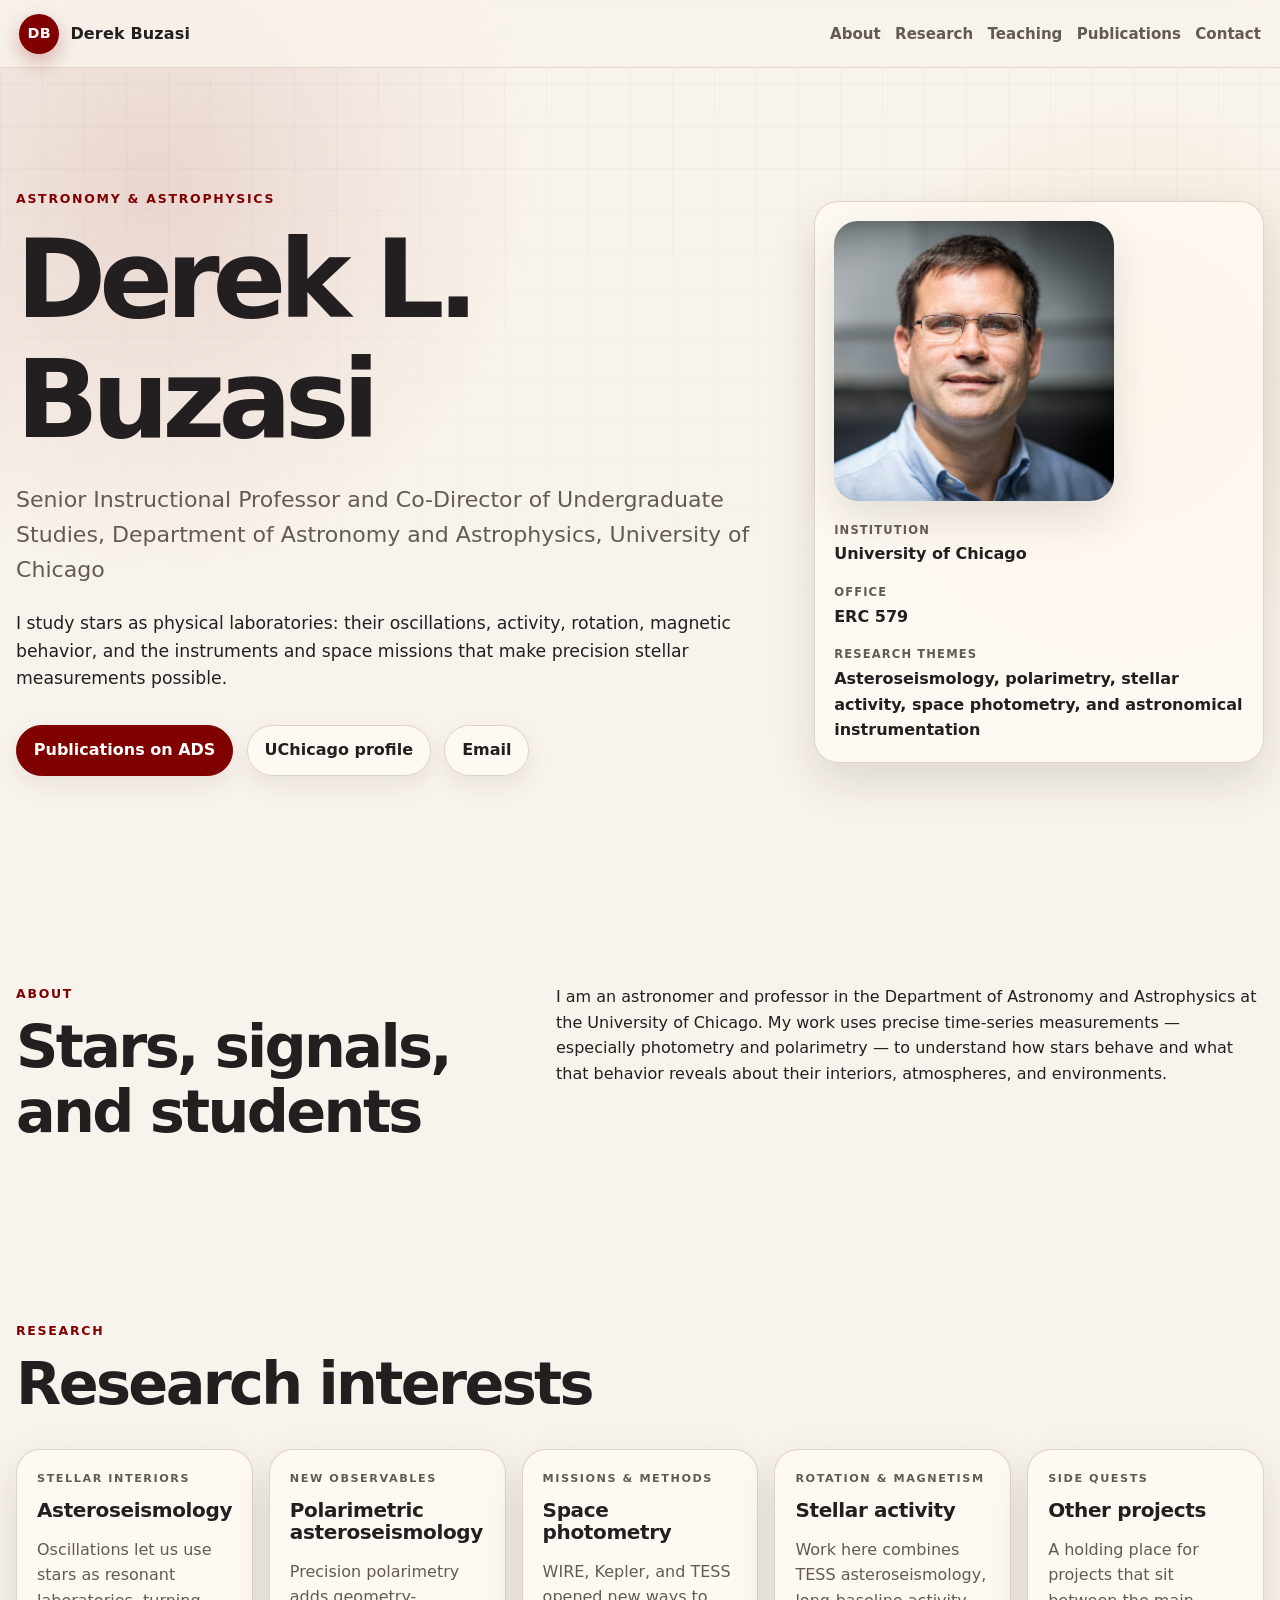
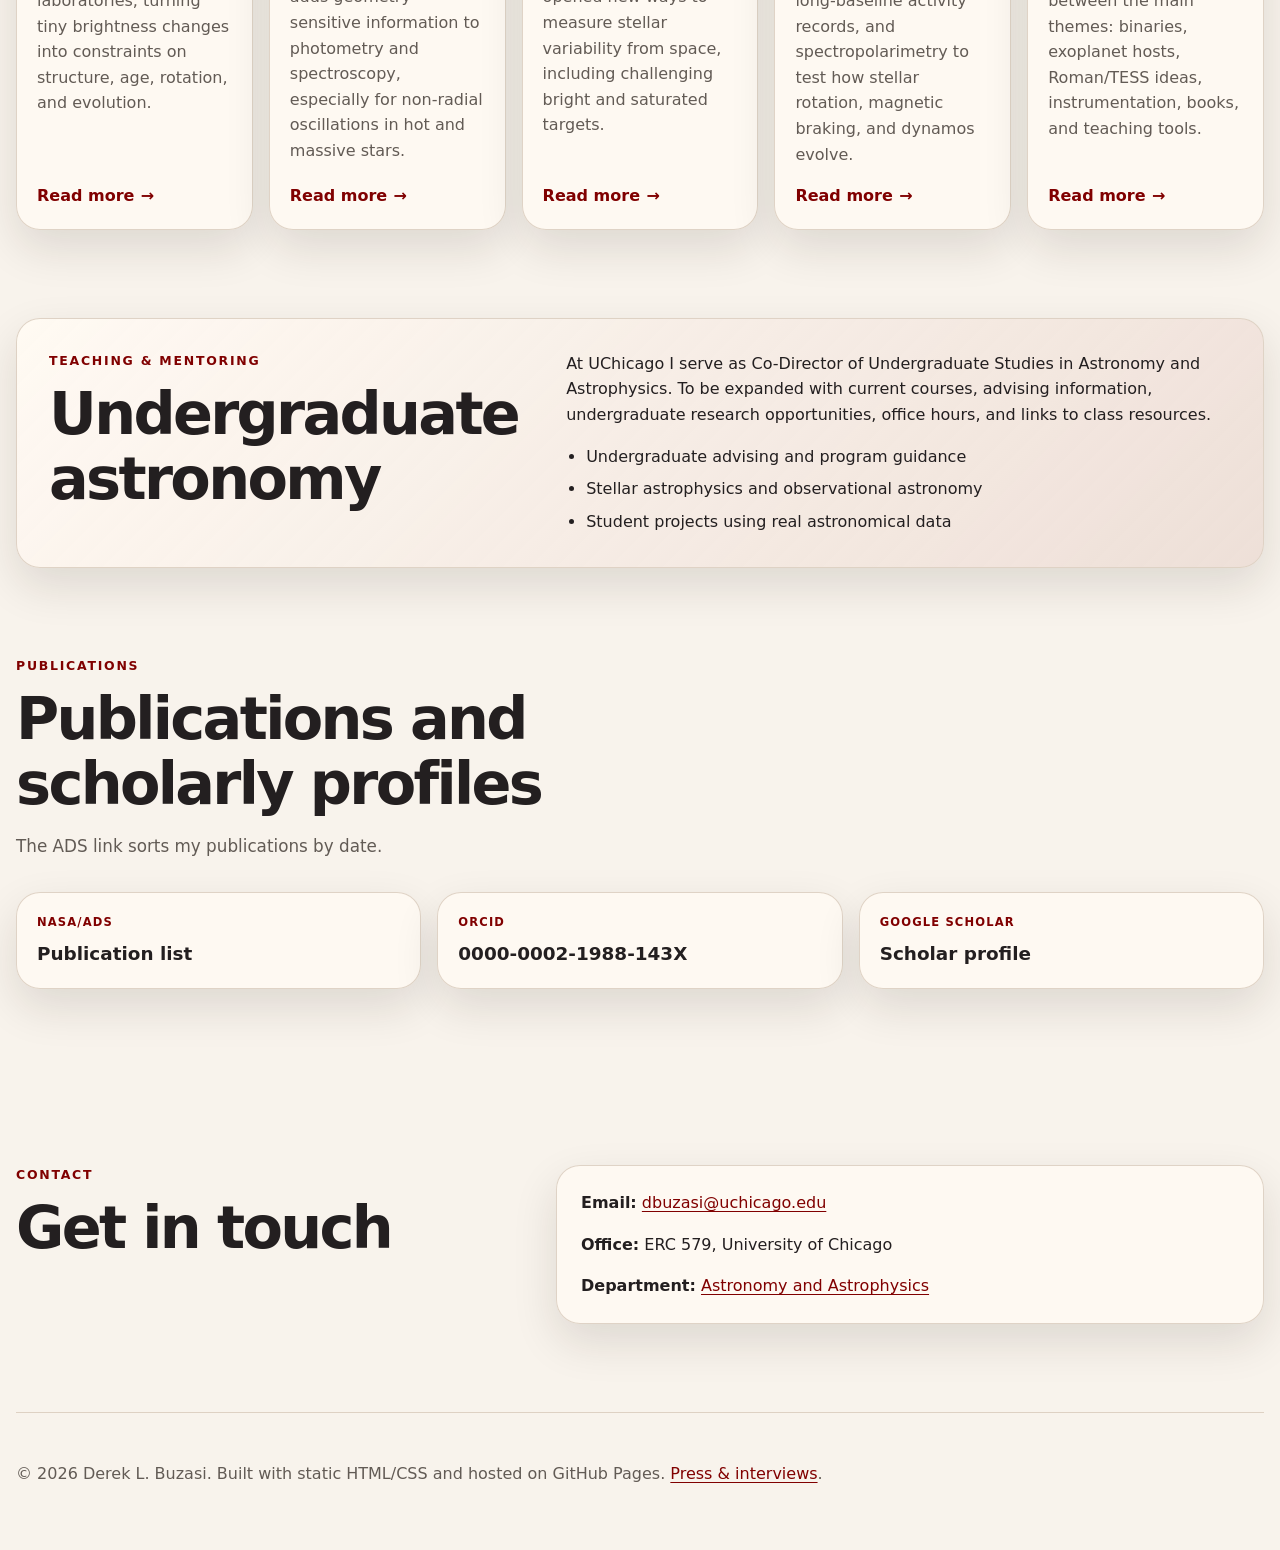
<file: index.html>
<!doctype html>
<html lang="en">
<head>
  <meta charset="utf-8" />
  <meta name="viewport" content="width=device-width, initial-scale=1" />
  <meta name="description" content="Personal academic website for Derek L. Buzasi, astronomer and professor at the University of Chicago." />
  <title>Derek L. Buzasi | Astronomy &amp; Astrophysics</title>
  <link rel="stylesheet" href="styles.css" />
</head>
<body>
  <a class="skip-link" href="#main">Skip to main content</a>

  <header class="site-header">
    <nav class="nav" aria-label="Primary navigation">
      <a class="brand" href="#top" aria-label="Derek Buzasi home">
        <span class="brand-mark" aria-hidden="true">DB</span>
        <span class="brand-text">Derek Buzasi</span>
      </a>
      <div class="nav-links">
        <a href="#about">About</a>
        <a href="#research">Research</a>
        <a href="#teaching">Teaching</a>
        <a href="#publications">Publications</a>
        <a href="#contact">Contact</a>
      </div>
    </nav>
  </header>

  <main id="main">
    <section id="top" class="hero section-shell">
      <div class="hero-text">
        <p class="eyebrow">Astronomy &amp; Astrophysics</p>
        <h1>Derek L. Buzasi</h1>
        <p class="subtitle">Senior Instructional Professor and Co-Director of Undergraduate Studies, Department of Astronomy and Astrophysics, University of Chicago</p>
        <p class="hero-summary">
          I study stars as physical laboratories: their oscillations, activity, rotation, magnetic behavior, and the instruments and space missions that make precision stellar measurements possible.
        </p>
        <div class="button-row" aria-label="Key links">
          <a class="button primary" href="https://ui.adsabs.harvard.edu/search/q=author%3A%22Buzasi%2C%20D%22&sort=date%20desc%2C%20bibcode%20desc&p_=0" target="_blank" rel="noopener">Publications on ADS</a>
          <a class="button" href="https://astrophysics.uchicago.edu/people/profile/derek-buzasi/" target="_blank" rel="noopener">UChicago profile</a>
          <a class="button" href="mailto:dbuzasi@uchicago.edu">Email</a>
        </div>
      </div>
      <aside class="hero-card" aria-label="Profile highlights">
        <img class="portrait-photo" src="assets/DBuzasi_headshot_medium.png" alt="Portrait of Derek Buzasi" />
        <dl>
          <div>
            <dt>Institution</dt>
            <dd>University of Chicago</dd>
          </div>
          <div>
            <dt>Office</dt>
            <dd>ERC 579</dd>
          </div>
          <div>
            <dt>Research themes</dt>
            <dd>Asteroseismology, polarimetry, stellar activity, space photometry, and astronomical instrumentation</dd>
          </div>
        </dl>
      </aside>
    </section>

    <section id="about" class="section-shell two-column">
      <div>
        <p class="eyebrow">About</p>
        <h2>Stars, signals, and students</h2>
      </div>
      <div class="prose">
        <p>
          I am an astronomer and professor in the Department of Astronomy and Astrophysics at the University of Chicago. My work uses precise time-series measurements — especially photometry and polarimetry — to understand how stars behave and what that behavior reveals about their interiors, atmospheres, and environments.
        </p>
      </div>
    </section>

    <section id="research" class="section-shell">
      <div class="section-heading">
        <p class="eyebrow">Research</p>
        <h2>Research interests</h2>
      </div>
      <div class="card-grid research-grid">
        <article class="card linked-card">
          <p class="card-kicker">stellar interiors</p>
          <h3>Asteroseismology</h3>
          <p>
            Oscillations let us use stars as resonant laboratories, turning tiny brightness changes into constraints on structure, age, rotation, and evolution.
          </p>
          <a class="card-link" href="research/asteroseismology.html">Read more</a>
        </article>
        <article class="card linked-card">
          <p class="card-kicker">new observables</p>
          <h3>Polarimetric asteroseismology</h3>
          <p>
            Precision polarimetry adds geometry-sensitive information to photometry and spectroscopy, especially for non-radial oscillations in hot and massive stars.
          </p>
          <a class="card-link" href="research/polarimetry.html">Read more</a>
        </article>
        <article class="card linked-card">
          <p class="card-kicker">missions &amp; methods</p>
          <h3>Space photometry</h3>
          <p>
            WIRE, Kepler, and TESS opened new ways to measure stellar variability from space, including challenging bright and saturated targets.
          </p>
          <a class="card-link" href="research/space-photometry.html">Read more</a>
        </article>
        <article class="card linked-card">
          <p class="card-kicker">rotation &amp; magnetism</p>
          <h3>Stellar activity</h3>
          <p>
            Work here combines TESS asteroseismology, long-baseline activity records, and spectropolarimetry to test how stellar rotation, magnetic braking, and dynamos evolve.
          </p>
          <a class="card-link" href="research/stellar-activity.html">Read more</a>
        </article>
        <article class="card linked-card">
          <p class="card-kicker">side quests</p>
          <h3>Other projects</h3>
          <p>
            A holding place for projects that sit between the main themes: binaries, exoplanet hosts, Roman/TESS ideas, instrumentation, books, and teaching tools.
          </p>
          <a class="card-link" href="research/side-quests.html">Read more</a>
        </article>
      </div>
    </section>

    <section id="teaching" class="section-shell two-column accent-panel">
      <div>
        <p class="eyebrow">Teaching &amp; mentoring</p>
        <h2>Undergraduate astronomy</h2>
      </div>
      <div class="prose">
        <p>
          At UChicago I serve as Co-Director of Undergraduate Studies in Astronomy and Astrophysics. To be expanded with current courses, advising information, undergraduate research opportunities, office hours, and links to class resources.
        </p>
        <ul class="clean-list">
          <li>Undergraduate advising and program guidance</li>
          <li>Stellar astrophysics and observational astronomy</li>
          <li>Student projects using real astronomical data</li>
        </ul>
      </div>
    </section>

    <section id="publications" class="section-shell publications">
      <div class="section-heading">
        <p class="eyebrow">Publications</p>
        <h2>Publications and scholarly profiles</h2>
        <p>
          The ADS link sorts my publications by date. 
        </p>
      </div>
      <div class="link-cards">
        <a class="link-card" href="https://ui.adsabs.harvard.edu/search/q=author%3A%22Buzasi%2C%20D%22&sort=date%20desc%2C%20bibcode%20desc&p_=0" target="_blank" rel="noopener">
          <span>NASA/ADS</span>
          <strong>Publication list</strong>
        </a>
        <a class="link-card" href="https://orcid.org/0000-0002-1988-143X" target="_blank" rel="noopener">
          <span>ORCID</span>
          <strong>0000-0002-1988-143X</strong>
        </a>
        <a class="link-card" href="https://scholar.google.com/citations?hl=en&user=F6C-UZUAAAAJ" target="_blank" rel="noopener">
          <span>Google Scholar</span>
          <strong>Scholar profile</strong>
        </a>
      </div>
    </section>

    <section id="contact" class="section-shell contact-section">
      <div>
        <p class="eyebrow">Contact</p>
        <h2>Get in touch</h2>
      </div>
      <div class="contact-card">
        <p><strong>Email:</strong> <a href="mailto:dbuzasi@uchicago.edu">dbuzasi@uchicago.edu</a></p>
        <p><strong>Office:</strong> ERC 579, University of Chicago</p>
        <p><strong>Department:</strong> <a href="https://astrophysics.uchicago.edu/" target="_blank" rel="noopener">Astronomy and Astrophysics</a></p>
      </div>
    </section>
  </main>

  <footer class="site-footer">
    <p>&copy; <span id="year">2026</span> Derek L. Buzasi. Built with static HTML/CSS and hosted on GitHub Pages. <a href="press.html">Press &amp; interviews</a>.</p>
  </footer>

  <script>
    document.getElementById('year').textContent = new Date().getFullYear();
  </script>
</body>
</html>
</file>
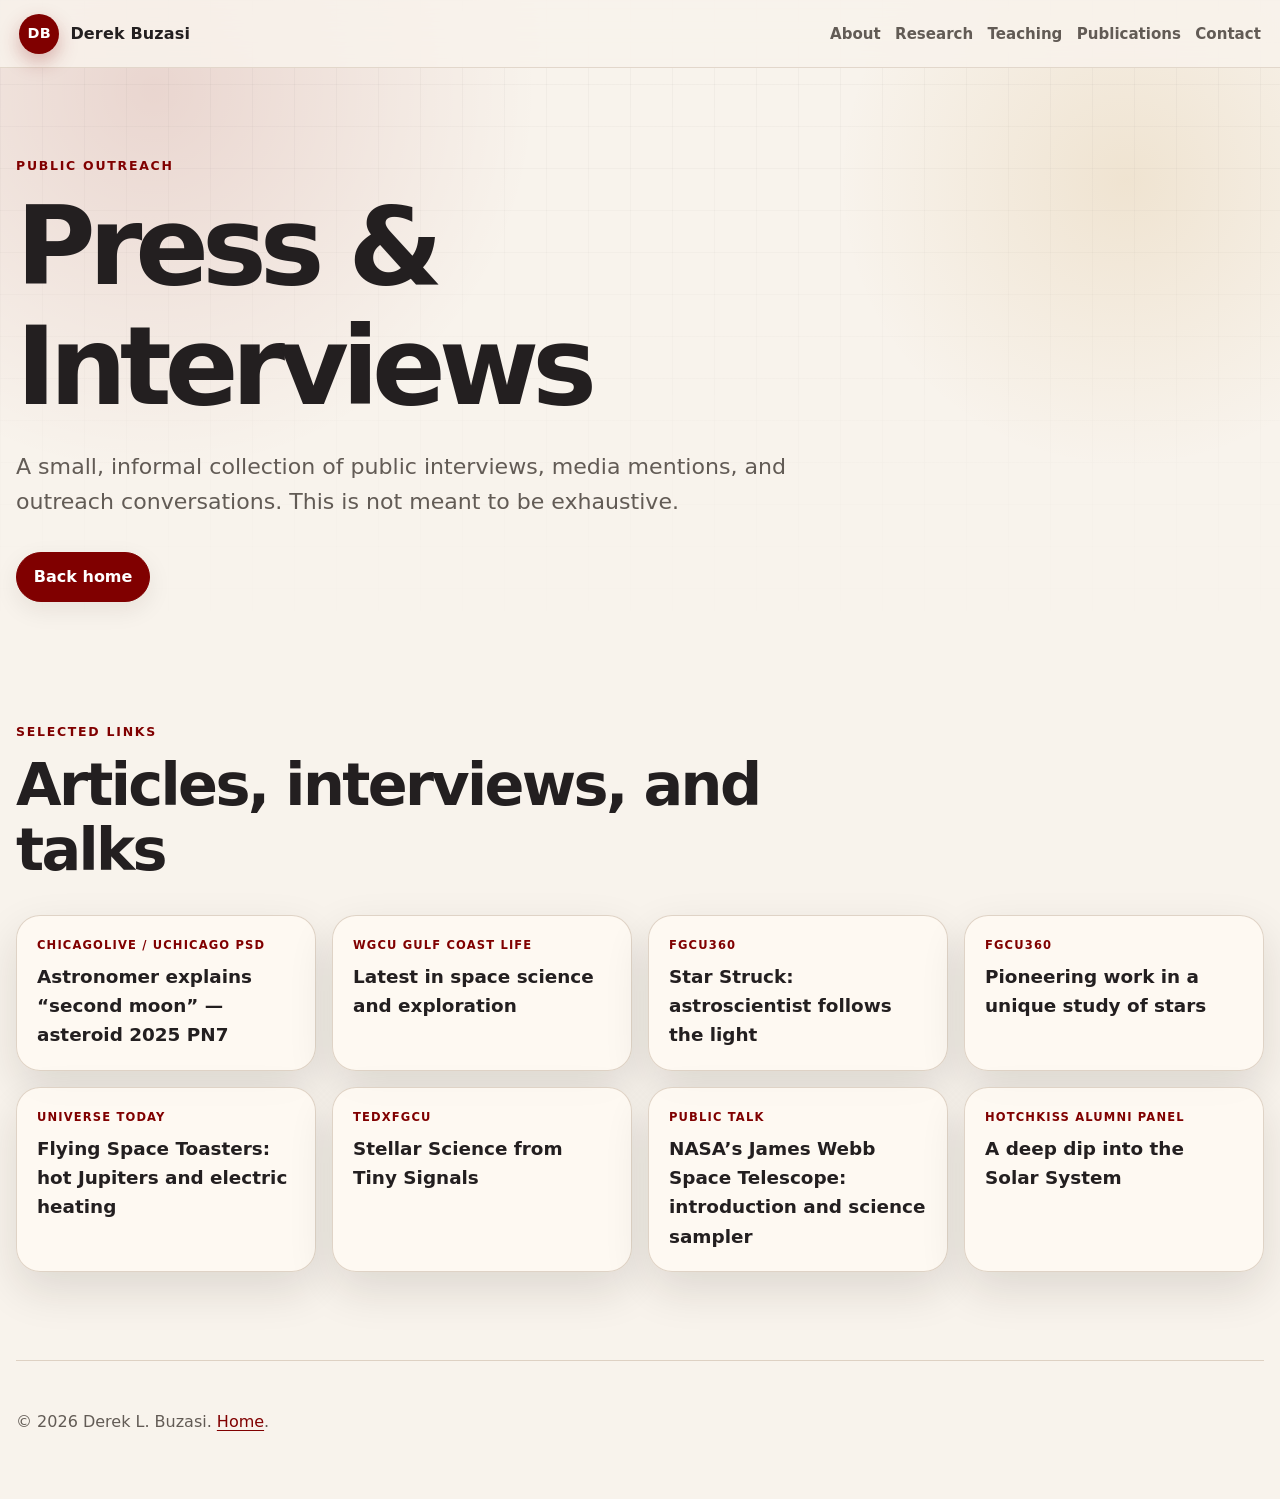
<file: press.html>
<!doctype html>
<html lang="en">
<head>
  <meta charset="utf-8" />
  <meta name="viewport" content="width=device-width, initial-scale=1" />
  <meta name="description" content="Selected press interviews, public conversations, and outreach links for Derek L. Buzasi." />
  <title>Press &amp; Interviews | Derek L. Buzasi</title>
  <link rel="stylesheet" href="styles.css" />
</head>
<body>
  <a class="skip-link" href="#main">Skip to main content</a>

  <header class="site-header">
    <nav class="nav" aria-label="Primary navigation">
      <a class="brand" href="index.html#top" aria-label="Derek Buzasi home">
        <span class="brand-mark" aria-hidden="true">DB</span>
        <span class="brand-text">Derek Buzasi</span>
      </a>
      <div class="nav-links">
        <a href="index.html#about">About</a>
        <a href="index.html#research">Research</a>
        <a href="index.html#teaching">Teaching</a>
        <a href="index.html#publications">Publications</a>
        <a href="index.html#contact">Contact</a>
      </div>
    </nav>
  </header>

  <main id="main">
    <section class="section-shell page-hero">
      <p class="eyebrow">public outreach</p>
      <h1>Press &amp; Interviews</h1>
      <p class="subtitle narrow">A small, informal collection of public interviews, media mentions, and outreach conversations. This is not meant to be exhaustive.</p>
      <div class="button-row">
        <a class="button primary" href="index.html#top">Back home</a>
      </div>
    </section>

    <section class="section-shell publications">
      <div class="section-heading">
        <p class="eyebrow">selected links</p>
        <h2>Articles, interviews, and talks</h2>
      </div>
      <div class="link-cards press-grid">
        <a class="link-card" href="https://physicalsciences.uchicago.edu/news/year/2025/P75/" target="_blank" rel="noopener">
          <span>ChicagoLIVE / UChicago PSD</span>
          <strong>Astronomer explains “second moon” — asteroid 2025 PN7</strong>
        </a>
        <a class="link-card" href="https://www.wgcu.org/podcast/gulf-coast-life/2023-07-12/we-nerd-out-on-the-latest-in-space-science-and-exploration-with-an-fgcu-astronomer-and-professor" target="_blank" rel="noopener">
          <span>WGCU Gulf Coast Life</span>
          <strong>Latest in space science and exploration</strong>
        </a>
        <a class="link-card" href="https://fgcu360.com/2020/04/11/star-struck/" target="_blank" rel="noopener">
          <span>FGCU360</span>
          <strong>Star Struck: astroscientist follows the light</strong>
        </a>
        <a class="link-card" href="https://fgcu360.com/2021/12/10/buzasi-continues-pioneering-work-in-unique-study-of-stars/" target="_blank" rel="noopener">
          <span>FGCU360</span>
          <strong>Pioneering work in a unique study of stars</strong>
        </a>
        <a class="link-card" href="https://www.universetoday.com/articles/flying-space-toasters-electrified-exoplanets-really-feel-the-heat" target="_blank" rel="noopener">
          <span>Universe Today</span>
          <strong>Flying Space Toasters: hot Jupiters and electric heating</strong>
        </a>
        <a class="link-card" href="https://www.youtube.com/watch?v=mZ9_5fVVv5w" target="_blank" rel="noopener">
          <span>TEDxFGCU</span>
          <strong>Stellar Science from Tiny Signals</strong>
        </a>
        <a class="link-card" href="https://www.youtube.com/watch?v=SFD3ztopoQs" target="_blank" rel="noopener">
          <span>Public talk</span>
          <strong>NASA’s James Webb Space Telescope: introduction and science sampler</strong>
        </a>
        <a class="link-card" href="https://www.hotchkiss.org/post-page/~board/school-news/post/an-expert-alumni-panel-offers-a-deep-dip-into-our-solar-system" target="_blank" rel="noopener">
          <span>Hotchkiss alumni panel</span>
          <strong>A deep dip into the Solar System</strong>
        </a>
      </div>
    </section>
  </main>

  <footer class="site-footer">
    <p>&copy; <span id="year">2026</span> Derek L. Buzasi. <a href="index.html">Home</a>.</p>
  </footer>

  <script>
    document.getElementById('year').textContent = new Date().getFullYear();
  </script>
</body>
</html>
</file>
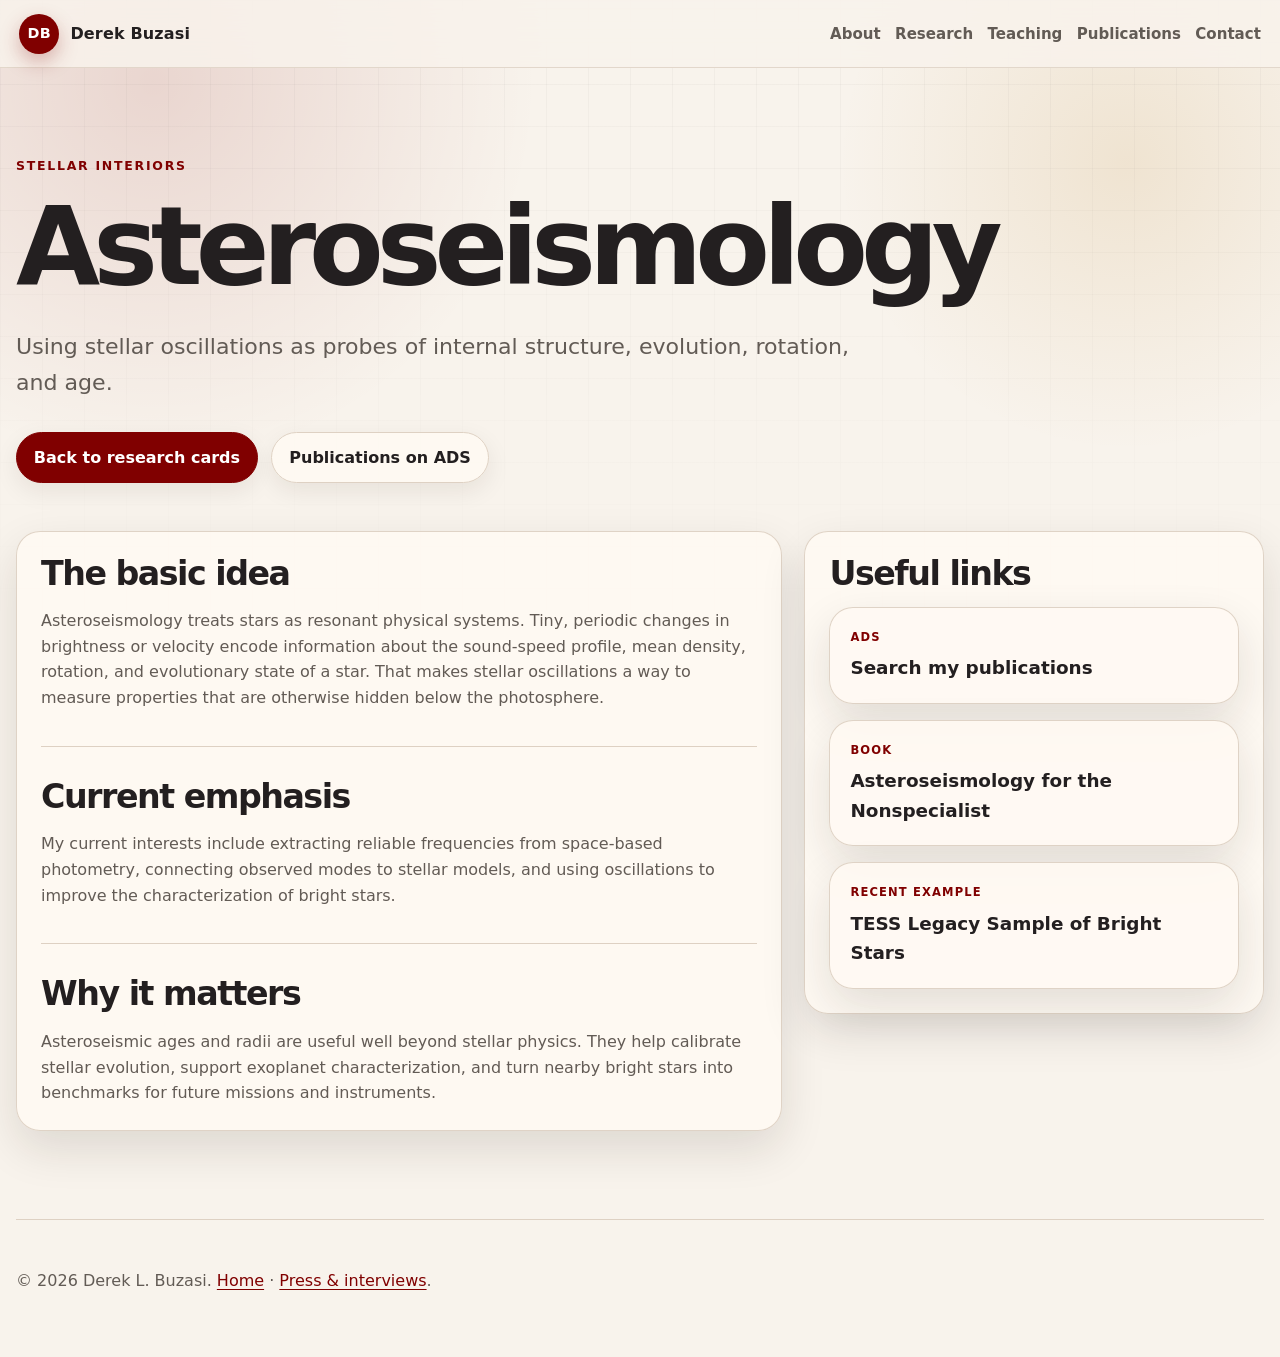
<file: research/asteroseismology.html>
<!doctype html>
<html lang="en">
<head>
  <meta charset="utf-8" />
  <meta name="viewport" content="width=device-width, initial-scale=1" />
  <meta name="description" content="Using stellar oscillations as probes of internal structure, evolution, rotation, and age." />
  <title>Asteroseismology | Derek L. Buzasi</title>
  <link rel="stylesheet" href="../styles.css" />
</head>
<body>
  <a class="skip-link" href="#main">Skip to main content</a>

  <header class="site-header">
    <nav class="nav" aria-label="Primary navigation">
      <a class="brand" href="../index.html#top" aria-label="Derek Buzasi home">
        <span class="brand-mark" aria-hidden="true">DB</span>
        <span class="brand-text">Derek Buzasi</span>
      </a>
      <div class="nav-links">
        <a href="../index.html#about">About</a>
        <a href="../index.html#research">Research</a>
        <a href="../index.html#teaching">Teaching</a>
        <a href="../index.html#publications">Publications</a>
        <a href="../index.html#contact">Contact</a>
      </div>
    </nav>
  </header>

  <main id="main">
    <section class="section-shell page-hero">
      <p class="eyebrow">stellar interiors</p>
      <h1>Asteroseismology</h1>
      <p class="subtitle narrow">Using stellar oscillations as probes of internal structure, evolution, rotation, and age.</p>
      <div class="button-row">
        <a class="button primary" href="../index.html#research">Back to research cards</a>
        <a class="button" href="https://ui.adsabs.harvard.edu/search/q=author%3A%22Buzasi%2C%20D%22&sort=date%20desc%2C%20bibcode%20desc&p_=0" target="_blank" rel="noopener">Publications on ADS</a>
      </div>
    </section>

    <section class="section-shell detail-layout">
      <article class="detail-card">
        <section class="detail-block">
          <h2>The basic idea</h2>
          <p>
          Asteroseismology treats stars as resonant physical systems. Tiny, periodic changes in brightness or velocity encode information about the sound-speed profile, mean density, rotation, and evolutionary state of a star. That makes stellar oscillations a way to measure properties that are otherwise hidden below the photosphere.
          </p>
        </section>
        <section class="detail-block">
          <h2>Current emphasis</h2>
          <p>
          My current interests include extracting reliable frequencies from space-based photometry, connecting observed modes to stellar models, and using oscillations to improve the characterization of bright stars. 
          </p>
        </section>
        <section class="detail-block">
          <h2>Why it matters</h2>
          <p>
          Asteroseismic ages and radii are useful well beyond stellar physics. They help calibrate stellar evolution, support exoplanet characterization, and turn nearby bright stars into benchmarks for future missions and instruments.
          </p>
        </section>
      </article>

      <aside class="detail-sidebar">
        <h2>Useful links</h2>
        <div class="link-cards stacked-links">
          <a class="link-card" href="https://ui.adsabs.harvard.edu/search/q=author%3A%22Buzasi%2C%20D%22&sort=date%20desc%2C%20bibcode%20desc&p_=0" target="_blank" rel="noopener">
            <span>ADS</span>
            <strong>Search my publications</strong>
          </a>
          <a class="link-card" href="https://store.ioppublishing.org/page/detail/Asteroseismology-for-the-Nonspecialist//?k=9780750356312" target="_blank" rel="noopener">
            <span>Book</span>
            <strong>Asteroseismology for the Nonspecialist</strong>
          </a>
          <a class="link-card" href="https://arxiv.org/abs/2508.08699" target="_blank" rel="noopener">
            <span>Recent example</span>
            <strong>TESS Legacy Sample of Bright Stars</strong>
          </a>
        </div>
      </aside>
    </section>
  </main>

  <footer class="site-footer">
    <p>&copy; <span id="year">2026</span> Derek L. Buzasi. <a href="../index.html">Home</a> · <a href="../press.html">Press &amp; interviews</a>.</p>
  </footer>

  <script>
    document.getElementById('year').textContent = new Date().getFullYear();
  </script>
</body>
</html>
</file>
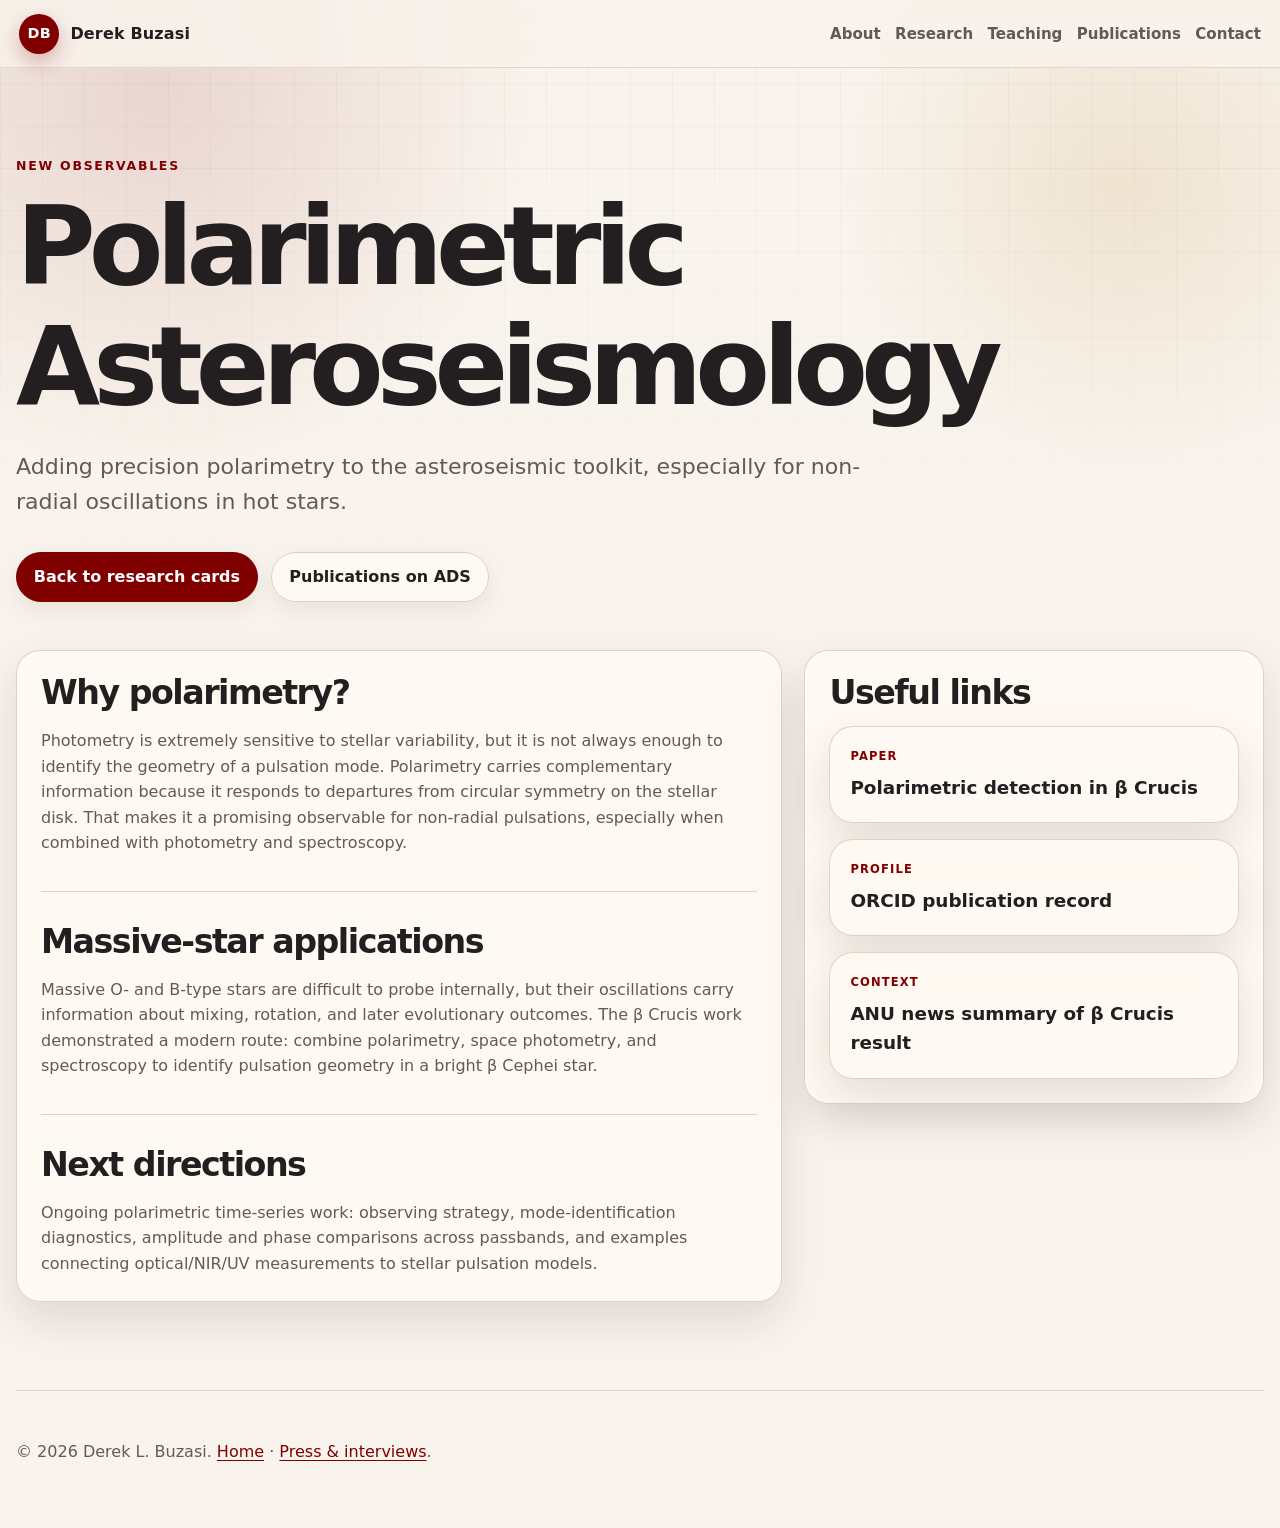
<file: research/polarimetry.html>
<!doctype html>
<html lang="en">
<head>
  <meta charset="utf-8" />
  <meta name="viewport" content="width=device-width, initial-scale=1" />
  <meta name="description" content="Adding precision polarimetry to the asteroseismic toolkit, especially for non-radial oscillations in hot stars." />
  <title>Polarimetric Asteroseismology | Derek L. Buzasi</title>
  <link rel="stylesheet" href="../styles.css" />
</head>
<body>
  <a class="skip-link" href="#main">Skip to main content</a>

  <header class="site-header">
    <nav class="nav" aria-label="Primary navigation">
      <a class="brand" href="../index.html#top" aria-label="Derek Buzasi home">
        <span class="brand-mark" aria-hidden="true">DB</span>
        <span class="brand-text">Derek Buzasi</span>
      </a>
      <div class="nav-links">
        <a href="../index.html#about">About</a>
        <a href="../index.html#research">Research</a>
        <a href="../index.html#teaching">Teaching</a>
        <a href="../index.html#publications">Publications</a>
        <a href="../index.html#contact">Contact</a>
      </div>
    </nav>
  </header>

  <main id="main">
    <section class="section-shell page-hero">
      <p class="eyebrow">new observables</p>
      <h1>Polarimetric Asteroseismology</h1>
      <p class="subtitle narrow">Adding precision polarimetry to the asteroseismic toolkit, especially for non-radial oscillations in hot stars.</p>
      <div class="button-row">
        <a class="button primary" href="../index.html#research">Back to research cards</a>
        <a class="button" href="https://ui.adsabs.harvard.edu/search/q=author%3A%22Buzasi%2C%20D%22&sort=date%20desc%2C%20bibcode%20desc&p_=0" target="_blank" rel="noopener">Publications on ADS</a>
      </div>
    </section>

    <section class="section-shell detail-layout">
      <article class="detail-card">
        <section class="detail-block">
          <h2>Why polarimetry?</h2>
          <p>
          Photometry is extremely sensitive to stellar variability, but it is not always enough to identify the geometry of a pulsation mode. Polarimetry carries complementary information because it responds to departures from circular symmetry on the stellar disk. That makes it a promising observable for non-radial pulsations, especially when combined with photometry and spectroscopy.
          </p>
        </section>
        <section class="detail-block">
          <h2>Massive-star applications</h2>
          <p>
          Massive O- and B-type stars are difficult to probe internally, but their oscillations carry information about mixing, rotation, and later evolutionary outcomes. The β Crucis work demonstrated a modern route: combine polarimetry, space photometry, and spectroscopy to identify pulsation geometry in a bright β Cephei star.
          </p>
        </section>
        <section class="detail-block">
          <h2>Next directions</h2>
          <p>
          Ongoing polarimetric time-series work: observing strategy, mode-identification diagnostics, amplitude and phase comparisons across passbands, and examples connecting optical/NIR/UV measurements to stellar pulsation models.
          </p>
        </section>
      </article>

      <aside class="detail-sidebar">
        <h2>Useful links</h2>
        <div class="link-cards stacked-links">
          <a class="link-card" href="https://www.mira.org/research/polarimetry/betCru/betCru_NatAstro_Paper.pdf" target="_blank" rel="noopener">
            <span>Paper</span>
            <strong>Polarimetric detection in β Crucis</strong>
          </a>
          <a class="link-card" href="https://orcid.org/0000-0002-1988-143X" target="_blank" rel="noopener">
            <span>Profile</span>
            <strong>ORCID publication record</strong>
          </a>
          <a class="link-card" href="https://science.anu.edu.au/news-events/news/new-technique-reveals-age-massive-star" target="_blank" rel="noopener">
            <span>Context</span>
            <strong>ANU news summary of β Crucis result</strong>
          </a>
        </div>
      </aside>
    </section>
  </main>

  <footer class="site-footer">
    <p>&copy; <span id="year">2026</span> Derek L. Buzasi. <a href="../index.html">Home</a> · <a href="../press.html">Press &amp; interviews</a>.</p>
  </footer>

  <script>
    document.getElementById('year').textContent = new Date().getFullYear();
  </script>
</body>
</html>
</file>
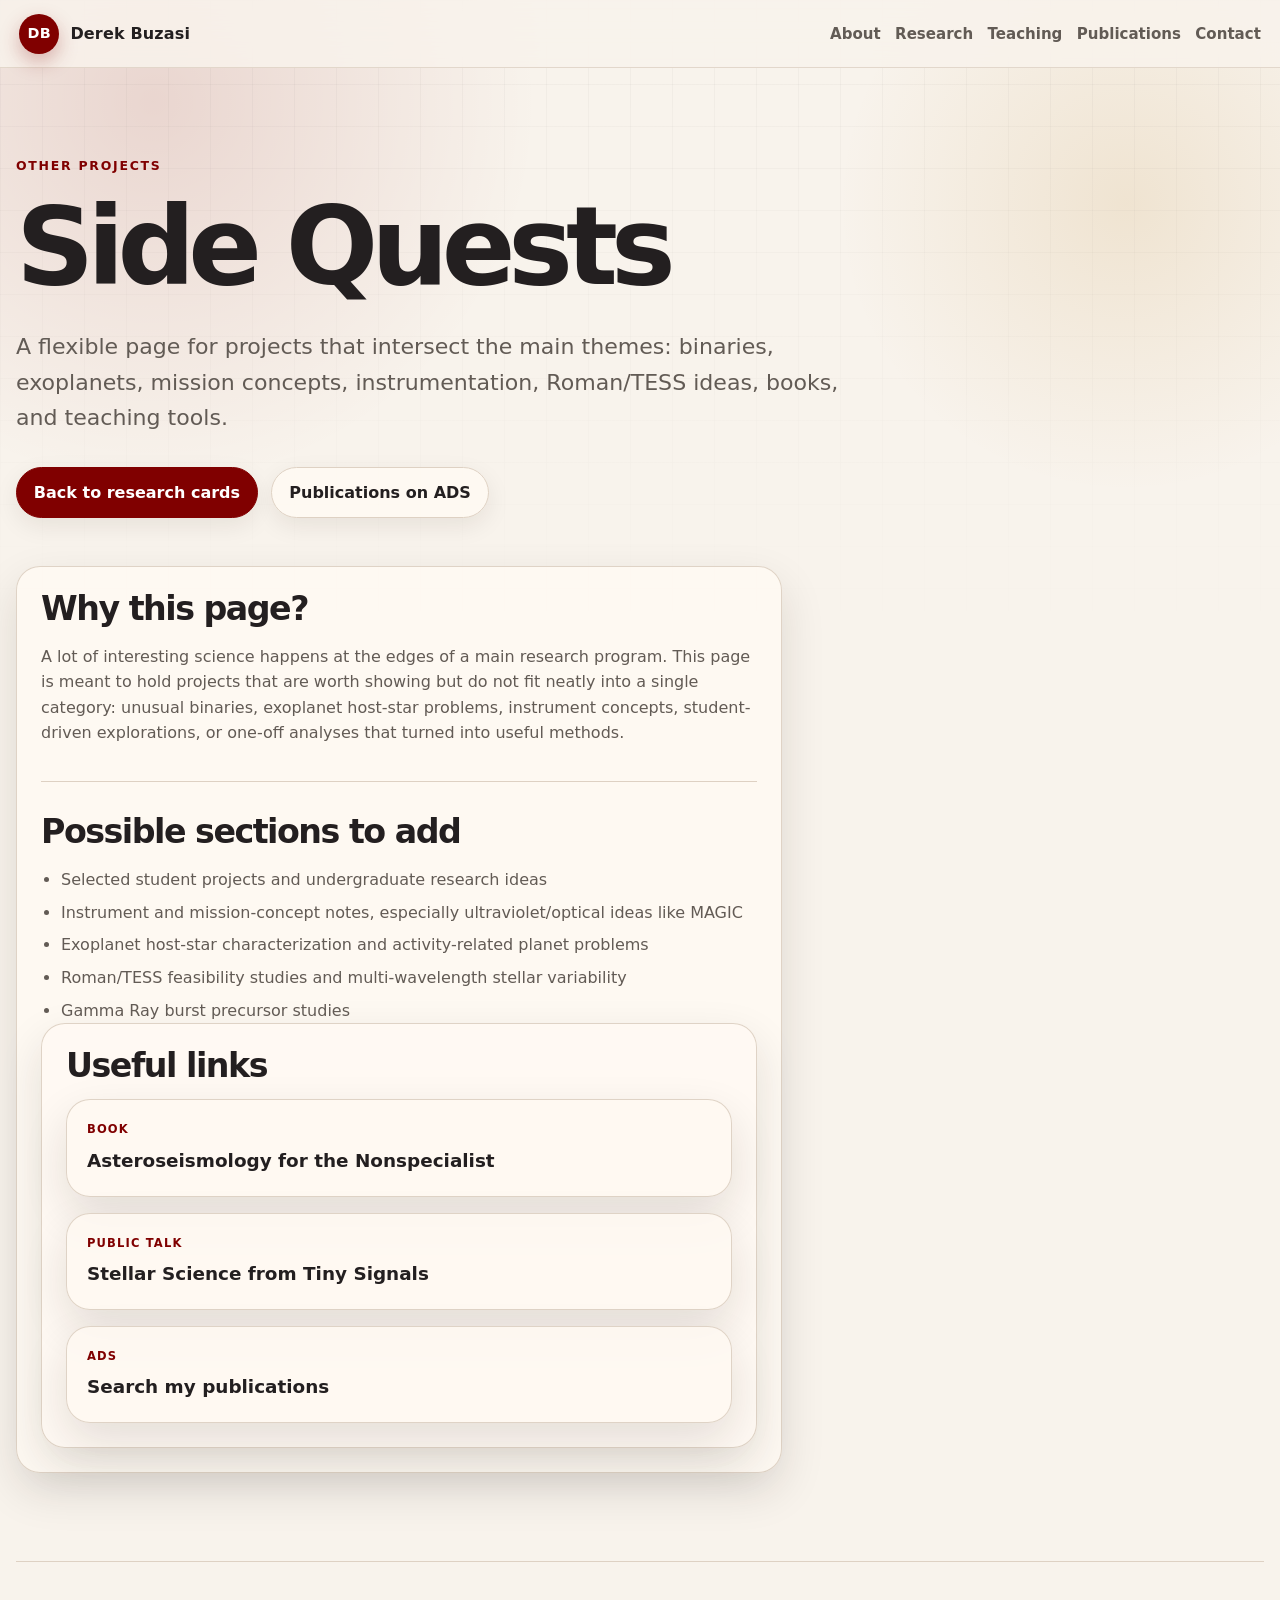
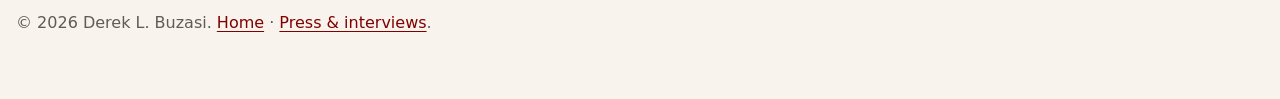
<file: research/side-quests.html>
<!doctype html>
<html lang="en">
<head>
  <meta charset="utf-8" />
  <meta name="viewport" content="width=device-width, initial-scale=1" />
  <meta name="description" content="A flexible page for projects that intersect the main themes: binaries, exoplanets, mission concepts, instrumentation, Roman/TESS ideas, books, and teaching tools." />
  <title>Side Quests | Derek L. Buzasi</title>
  <link rel="stylesheet" href="../styles.css" />
</head>
<body>
  <a class="skip-link" href="#main">Skip to main content</a>

  <header class="site-header">
    <nav class="nav" aria-label="Primary navigation">
      <a class="brand" href="../index.html#top" aria-label="Derek Buzasi home">
        <span class="brand-mark" aria-hidden="true">DB</span>
        <span class="brand-text">Derek Buzasi</span>
      </a>
      <div class="nav-links">
        <a href="../index.html#about">About</a>
        <a href="../index.html#research">Research</a>
        <a href="../index.html#teaching">Teaching</a>
        <a href="../index.html#publications">Publications</a>
        <a href="../index.html#contact">Contact</a>
      </div>
    </nav>
  </header>

  <main id="main">
    <section class="section-shell page-hero">
      <p class="eyebrow">other projects</p>
      <h1>Side Quests</h1>
      <p class="subtitle narrow">A flexible page for projects that intersect the main themes: binaries, exoplanets, mission concepts, instrumentation, Roman/TESS ideas, books, and teaching tools.</p>
      <div class="button-row">
        <a class="button primary" href="../index.html#research">Back to research cards</a>
        <a class="button" href="https://ui.adsabs.harvard.edu/search/q=author%3A%22Buzasi%2C%20D%22&sort=date%20desc%2C%20bibcode%20desc&p_=0" target="_blank" rel="noopener">Publications on ADS</a>
      </div>
    </section>

    <section class="section-shell detail-layout">
      <article class="detail-card">
        <section class="detail-block">
          <h2>Why this page?</h2>
          <p>
          A lot of interesting science happens at the edges of a main research program. This page is meant to hold projects that are worth showing but do not fit neatly into a single category: unusual binaries, exoplanet host-star problems, instrument concepts, student-driven explorations, or one-off analyses that turned into useful methods.
          </p>
        </section>
        <section class="detail-block">
          <h2>Possible sections to add</h2>
          <ul class="clean-list">
          <li>Selected student projects and undergraduate research ideas</li>
          <li>Instrument and mission-concept notes, especially ultraviolet/optical ideas like MAGIC</li>
          <li>Exoplanet host-star characterization and activity-related planet problems</li>
          <li>Roman/TESS feasibility studies and multi-wavelength stellar variability</li>
          <li>Gamma Ray burst precursor studies</li>
          </ul>
        </section>


      <aside class="detail-sidebar">
        <h2>Useful links</h2>
        <div class="link-cards stacked-links">
          <a class="link-card" href="https://store.ioppublishing.org/page/detail/Asteroseismology-for-the-Nonspecialist//?k=9780750356312" target="_blank" rel="noopener">
            <span>Book</span>
            <strong>Asteroseismology for the Nonspecialist</strong>
          </a>
          <a class="link-card" href="https://www.youtube.com/watch?v=mZ9_5fVVv5w" target="_blank" rel="noopener">
            <span>Public talk</span>
            <strong>Stellar Science from Tiny Signals</strong>
          </a>
          <a class="link-card" href="https://ui.adsabs.harvard.edu/search/q=author%3A%22Buzasi%2C%20D%22&sort=date%20desc%2C%20bibcode%20desc&p_=0" target="_blank" rel="noopener">
            <span>ADS</span>
            <strong>Search my publications</strong>
          </a>
        </div>
      </aside>
    </section>
  </main>

  <footer class="site-footer">
    <p>&copy; <span id="year">2026</span> Derek L. Buzasi. <a href="../index.html">Home</a> · <a href="../press.html">Press &amp; interviews</a>.</p>
  </footer>

  <script>
    document.getElementById('year').textContent = new Date().getFullYear();
  </script>
</body>
</html>
</file>
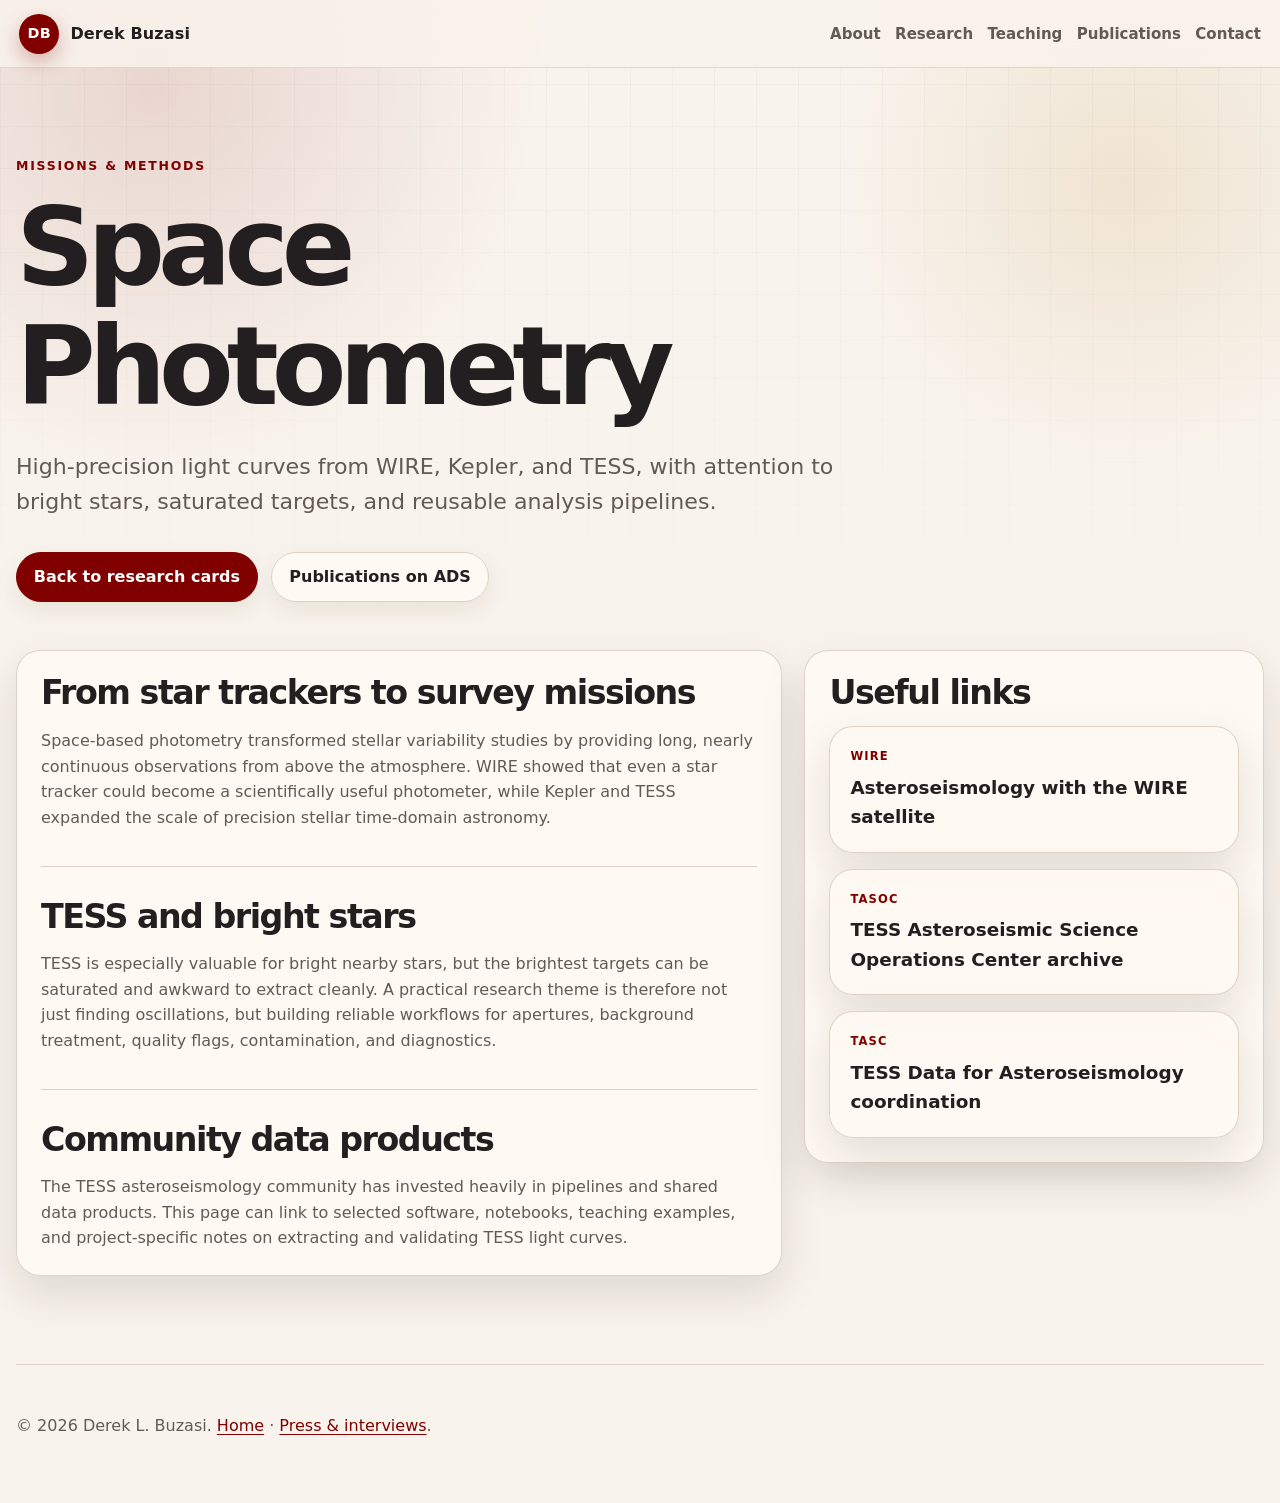
<file: research/space-photometry.html>
<!doctype html>
<html lang="en">
<head>
  <meta charset="utf-8" />
  <meta name="viewport" content="width=device-width, initial-scale=1" />
  <meta name="description" content="High-precision light curves from WIRE, Kepler, and TESS, with attention to bright stars, saturated targets, and reusable analysis pipelines." />
  <title>Space Photometry | Derek L. Buzasi</title>
  <link rel="stylesheet" href="../styles.css" />
</head>
<body>
  <a class="skip-link" href="#main">Skip to main content</a>

  <header class="site-header">
    <nav class="nav" aria-label="Primary navigation">
      <a class="brand" href="../index.html#top" aria-label="Derek Buzasi home">
        <span class="brand-mark" aria-hidden="true">DB</span>
        <span class="brand-text">Derek Buzasi</span>
      </a>
      <div class="nav-links">
        <a href="../index.html#about">About</a>
        <a href="../index.html#research">Research</a>
        <a href="../index.html#teaching">Teaching</a>
        <a href="../index.html#publications">Publications</a>
        <a href="../index.html#contact">Contact</a>
      </div>
    </nav>
  </header>

  <main id="main">
    <section class="section-shell page-hero">
      <p class="eyebrow">missions &amp; methods</p>
      <h1>Space Photometry</h1>
      <p class="subtitle narrow">High-precision light curves from WIRE, Kepler, and TESS, with attention to bright stars, saturated targets, and reusable analysis pipelines.</p>
      <div class="button-row">
        <a class="button primary" href="../index.html#research">Back to research cards</a>
        <a class="button" href="https://ui.adsabs.harvard.edu/search/q=author%3A%22Buzasi%2C%20D%22&sort=date%20desc%2C%20bibcode%20desc&p_=0" target="_blank" rel="noopener">Publications on ADS</a>
      </div>
    </section>

    <section class="section-shell detail-layout">
      <article class="detail-card">
        <section class="detail-block">
          <h2>From star trackers to survey missions</h2>
          <p>
          Space-based photometry transformed stellar variability studies by providing long, nearly continuous observations from above the atmosphere. WIRE showed that even a star tracker could become a scientifically useful photometer, while Kepler and TESS expanded the scale of precision stellar time-domain astronomy.
          </p>
        </section>
        <section class="detail-block">
          <h2>TESS and bright stars</h2>
          <p>
          TESS is especially valuable for bright nearby stars, but the brightest targets can be saturated and awkward to extract cleanly. A practical research theme is therefore not just finding oscillations, but building reliable workflows for apertures, background treatment, quality flags, contamination, and diagnostics.
          </p>
        </section>
        <section class="detail-block">
          <h2>Community data products</h2>
          <p>
          The TESS asteroseismology community has invested heavily in pipelines and shared data products. This page can link to selected software, notebooks, teaching examples, and project-specific notes on extracting and validating TESS light curves.
          </p>
        </section>
      </article>

      <aside class="detail-sidebar">
        <h2>Useful links</h2>
        <div class="link-cards stacked-links">
          <a class="link-card" href="https://adsabs.harvard.edu/full/2007CoAst.150..326B" target="_blank" rel="noopener">
            <span>WIRE</span>
            <strong>Asteroseismology with the WIRE satellite</strong>
          </a>
          <a class="link-card" href="https://archive.stsci.edu/hlsp/tasoc" target="_blank" rel="noopener">
            <span>TASOC</span>
            <strong>TESS Asteroseismic Science Operations Center archive</strong>
          </a>
          <a class="link-card" href="https://tasoc.dk/info/tasc.php" target="_blank" rel="noopener">
            <span>TASC</span>
            <strong>TESS Data for Asteroseismology coordination</strong>
          </a>
        </div>
      </aside>
    </section>
  </main>

  <footer class="site-footer">
    <p>&copy; <span id="year">2026</span> Derek L. Buzasi. <a href="../index.html">Home</a> · <a href="../press.html">Press &amp; interviews</a>.</p>
  </footer>

  <script>
    document.getElementById('year').textContent = new Date().getFullYear();
  </script>
</body>
</html>
</file>
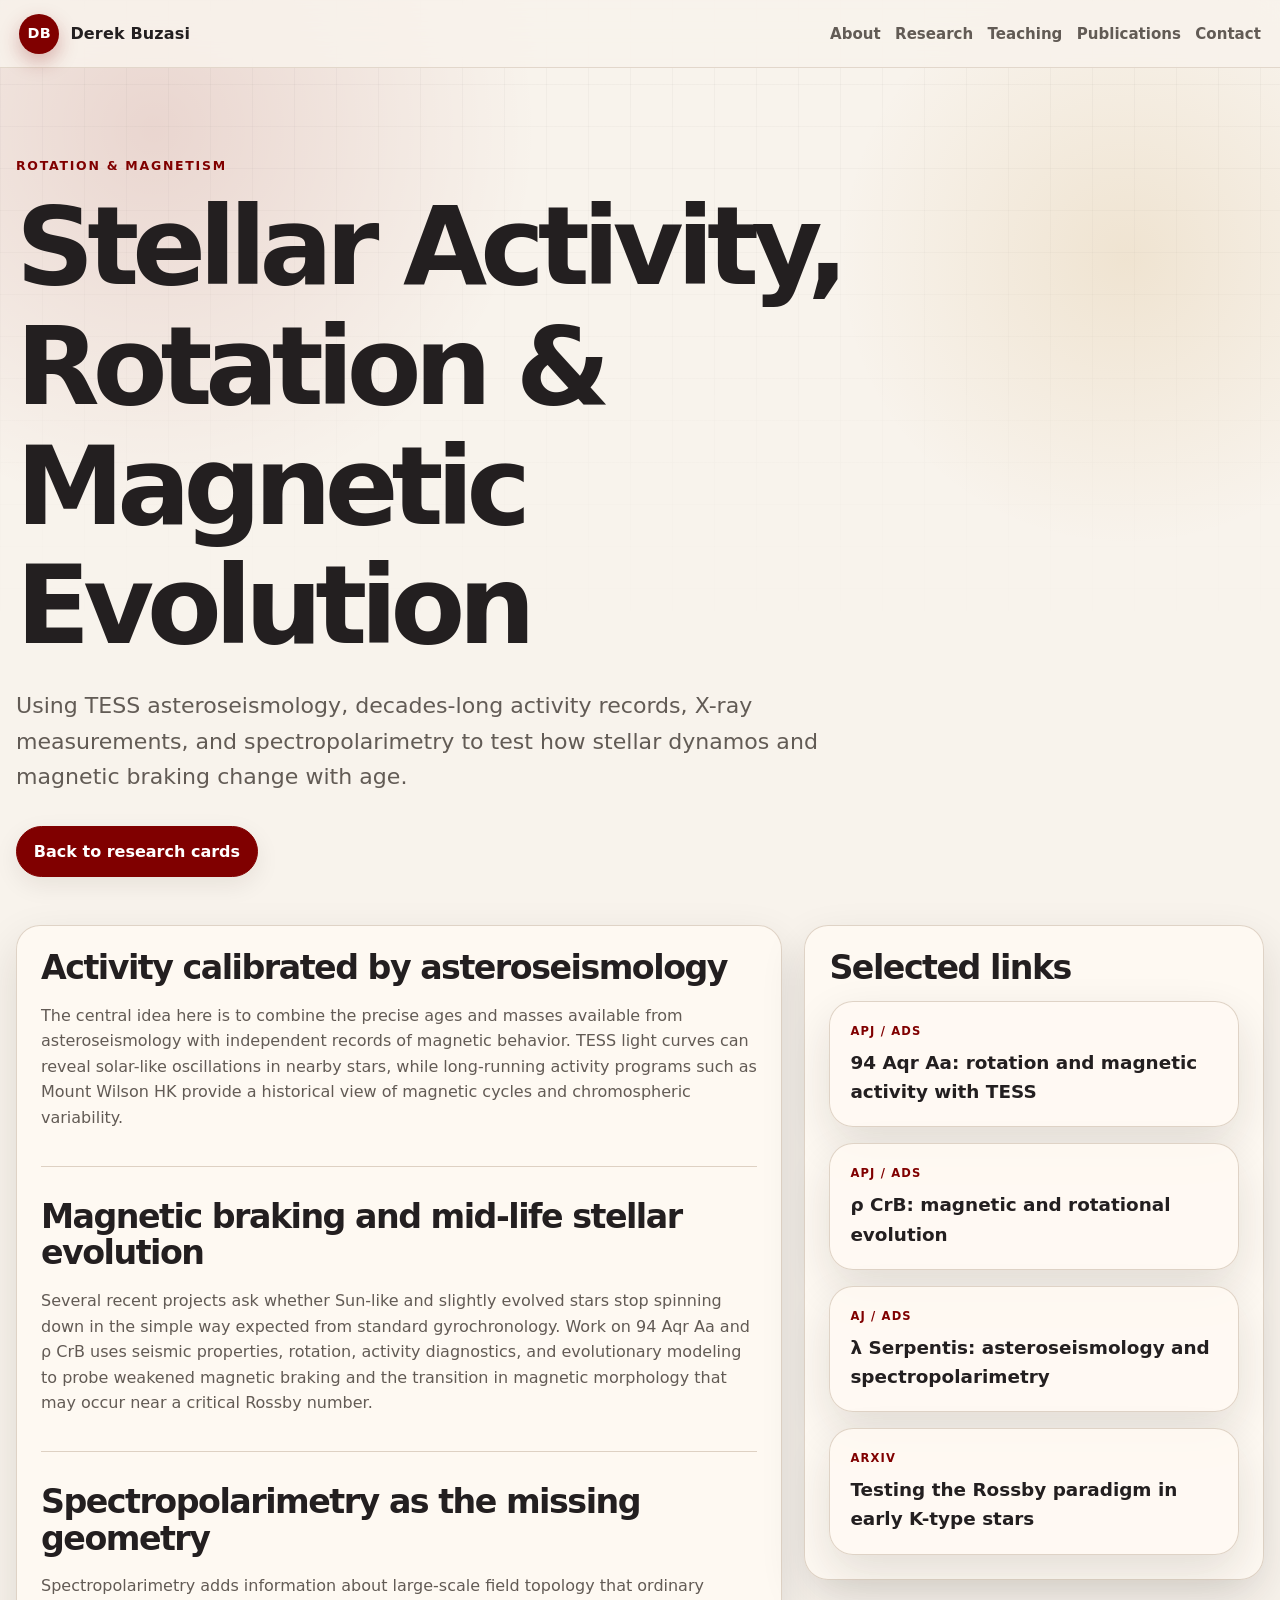
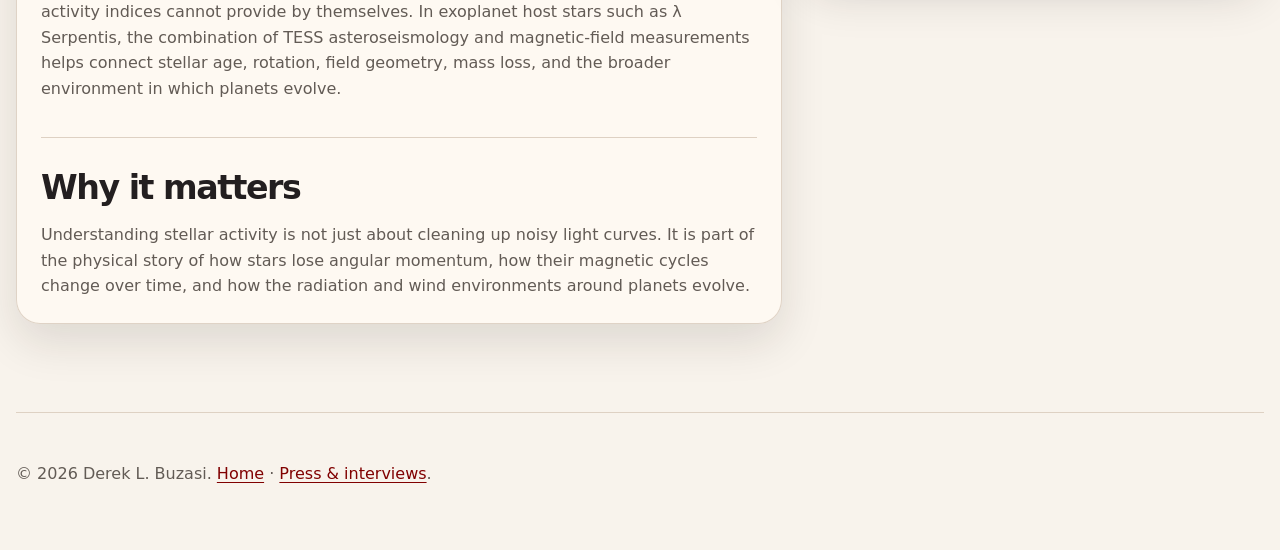
<file: research/stellar-activity.html>
<!doctype html>
<html lang="en">
<head>
  <meta charset="utf-8" />
  <meta name="viewport" content="width=device-width, initial-scale=1" />
  <meta name="description" content="Collaborative work on stellar activity, rotation, magnetic braking, and dynamos using TESS asteroseismology, long-baseline activity monitoring, and spectropolarimetry." />
  <title>Stellar Activity, Rotation &amp; Magnetic Evolution | Derek L. Buzasi</title>
  <link rel="stylesheet" href="../styles.css" />
</head>
<body>
  <a class="skip-link" href="#main">Skip to main content</a>

  <header class="site-header">
    <nav class="nav" aria-label="Primary navigation">
      <a class="brand" href="../index.html#top" aria-label="Derek Buzasi home">
        <span class="brand-mark" aria-hidden="true">DB</span>
        <span class="brand-text">Derek Buzasi</span>
      </a>
      <div class="nav-links">
        <a href="../index.html#about">About</a>
        <a href="../index.html#research">Research</a>
        <a href="../index.html#teaching">Teaching</a>
        <a href="../index.html#publications">Publications</a>
        <a href="../index.html#contact">Contact</a>
      </div>
    </nav>
  </header>

  <main id="main">
    <section class="section-shell page-hero">
      <p class="eyebrow">rotation &amp; magnetism</p>
      <h1>Stellar Activity, Rotation &amp; Magnetic Evolution</h1>
      <p class="subtitle narrow">Using TESS asteroseismology, decades-long activity records, X-ray measurements, and spectropolarimetry to test how stellar dynamos and magnetic braking change with age.</p>
      <div class="button-row">
        <a class="button primary" href="../index.html#research">Back to research cards</a>
      </div>
    </section>

    <section class="section-shell detail-layout">
      <article class="detail-card">
        <section class="detail-block">
          <h2>Activity calibrated by asteroseismology</h2>
          <p>
            The central idea here is to combine the precise ages and masses available from asteroseismology with independent records of magnetic behavior. TESS light curves can reveal solar-like oscillations in nearby stars, while long-running activity programs such as Mount Wilson HK provide a historical view of magnetic cycles and chromospheric variability.
          </p>
        </section>
        <section class="detail-block">
          <h2>Magnetic braking and mid-life stellar evolution</h2>
          <p>
            Several recent projects ask whether Sun-like and slightly evolved stars stop spinning down in the simple way expected from standard gyrochronology. Work on 94 Aqr Aa and ρ CrB uses seismic properties, rotation, activity diagnostics, and evolutionary modeling to probe weakened magnetic braking and the transition in magnetic morphology that may occur near a critical Rossby number.
          </p>
        </section>
        <section class="detail-block">
          <h2>Spectropolarimetry as the missing geometry</h2>
          <p>
            Spectropolarimetry adds information about large-scale field topology that ordinary activity indices cannot provide by themselves. In exoplanet host stars such as λ Serpentis, the combination of TESS asteroseismology and magnetic-field measurements helps connect stellar age, rotation, field geometry, mass loss, and the broader environment in which planets evolve.
          </p>
        </section>
        <section class="detail-block">
          <h2>Why it matters</h2>
          <p>
            Understanding stellar activity is not just about cleaning up noisy light curves. It is part of the physical story of how stars lose angular momentum, how their magnetic cycles change over time, and how the radiation and wind environments around planets evolve. 
      </article>

      <aside class="detail-sidebar">
        <h2>Selected links</h2>
        <div class="link-cards stacked-links">
          <a class="link-card" href="https://ui.adsabs.harvard.edu/abs/2020ApJ...900..154M/abstract" target="_blank" rel="noopener">
            <span>ApJ / ADS</span>
            <strong>94 Aqr Aa: rotation and magnetic activity with TESS</strong>
          </a>
          <a class="link-card" href="https://ui.adsabs.harvard.edu/abs/2021ApJ...921..122M/abstract" target="_blank" rel="noopener">
            <span>ApJ / ADS</span>
            <strong>ρ CrB: magnetic and rotational evolution</strong>
          </a>
          <a class="link-card" href="https://ui.adsabs.harvard.edu/abs/2023AJ....166..167M/abstract" target="_blank" rel="noopener">
            <span>AJ / ADS</span>
            <strong>λ Serpentis: asteroseismology and spectropolarimetry</strong>
          </a>
          <a class="link-card" href="https://arxiv.org/abs/2501.19169" target="_blank" rel="noopener">
            <span>arXiv</span>
            <strong>Testing the Rossby paradigm in early K-type stars</strong>
          </a>
        </div>
      </aside>
    </section>
  </main>

  <footer class="site-footer">
    <p>&copy; <span id="year">2026</span> Derek L. Buzasi. <a href="../index.html">Home</a> · <a href="../press.html">Press &amp; interviews</a>.</p>
  </footer>

  <script>
    document.getElementById('year').textContent = new Date().getFullYear();
  </script>
</body>
</html>
</file>
<file: styles.css>
:root {
  --bg: #f8f3ec;
  --panel: #fffaf3;
  --ink: #231f20;
  --muted: #625b55;
  --line: #ded1c3;
  --accent: #800000;
  --accent-dark: #4f0000;
  --accent-soft: #ead8d0;
  --gold: #b1740f;
  --shadow: 0 18px 45px rgba(36, 24, 18, 0.12);
  --radius: 24px;
  --max-width: 1360px;
}

* {
  box-sizing: border-box;
}

html {
  scroll-behavior: smooth;
}

body {
  margin: 0;
  font-family: Inter, ui-sans-serif, system-ui, -apple-system, BlinkMacSystemFont, "Segoe UI", sans-serif;
  color: var(--ink);
  background:
    radial-gradient(circle at 12% 6%, rgba(128, 0, 0, 0.12), transparent 24rem),
    radial-gradient(circle at 88% 12%, rgba(177, 116, 15, 0.12), transparent 18rem),
    var(--bg);
  line-height: 1.6;
}

body::before {
  content: "";
  position: fixed;
  inset: 0;
  pointer-events: none;
  background-image:
    linear-gradient(rgba(35, 31, 32, 0.035) 1px, transparent 1px),
    linear-gradient(90deg, rgba(35, 31, 32, 0.035) 1px, transparent 1px);
  background-size: 42px 42px;
  mask-image: linear-gradient(to bottom, black, transparent 72%);
}

a {
  color: var(--accent);
  text-decoration-thickness: 0.08em;
  text-underline-offset: 0.18em;
}

a:hover,
a:focus-visible {
  color: var(--accent-dark);
}

.skip-link {
  position: absolute;
  left: -999px;
  top: 1rem;
  z-index: 20;
  background: var(--ink);
  color: white;
  padding: 0.75rem 1rem;
  border-radius: 999px;
}

.skip-link:focus {
  left: 1rem;
}

.site-header {
  position: sticky;
  top: 0;
  z-index: 10;
  backdrop-filter: blur(18px);
  background: rgba(248, 243, 236, 0.86);
  border-bottom: 1px solid rgba(222, 209, 195, 0.8);
}

.nav {
  max-width: var(--max-width);
  margin: 0 auto;
  padding: 0.85rem 1.2rem;
  display: flex;
  align-items: center;
  justify-content: space-between;
  gap: 1rem;
}

.brand {
  display: inline-flex;
  align-items: center;
  gap: 0.7rem;
  color: var(--ink);
  text-decoration: none;
  font-weight: 800;
  letter-spacing: 0.01em;
}

.brand-mark {
  display: grid;
  place-items: center;
  width: 2.5rem;
  height: 2.5rem;
  border-radius: 50%;
  background: var(--accent);
  color: white;
  font-size: 0.9rem;
  box-shadow: 0 8px 20px rgba(128, 0, 0, 0.28);
}

.nav-links {
  display: flex;
  flex-wrap: wrap;
  justify-content: flex-end;
  gap: 0.2rem 0.9rem;
  font-size: 0.94rem;
}

.nav-links a {
  color: var(--muted);
  text-decoration: none;
  font-weight: 700;
}

.nav-links a:hover,
.nav-links a:focus-visible {
  color: var(--accent);
}

.section-shell {
  width: min(var(--max-width), calc(100% - 2rem));
  margin: 0 auto;
  padding: 5.5rem 0;
  position: relative;
}

.hero {
  min-height: calc(100vh - 4.5rem);
  display: grid;
  grid-template-columns: minmax(0, 1.25fr) minmax(280px, 0.75fr);
  align-items: center;
  gap: 3rem;
}

.eyebrow,
.card-kicker {
  margin: 0 0 0.7rem;
  color: var(--accent);
  font-weight: 900;
  text-transform: uppercase;
  letter-spacing: 0.14em;
  font-size: 0.78rem;
}

.card-kicker {
  font-size: 0.7rem;
}

h1,
h2,
h3 {
  line-height: 1.1;
  margin: 0;
}

h1 {
  font-size: clamp(3.2rem, 9vw, 6.8rem);
  letter-spacing: -0.065em;
  max-width: 9ch;
}

h2 {
  font-size: clamp(2rem, 4.6vw, 3.8rem);
  letter-spacing: -0.045em;
}

h3 {
  font-size: 1.25rem;
  letter-spacing: -0.018em;
}

.subtitle {
  max-width: 760px;
  font-size: clamp(1.1rem, 2vw, 1.38rem);
  color: var(--muted);
  margin: 1.4rem 0 0;
}

.subtitle.narrow {
  max-width: 860px;
}

.hero-summary {
  max-width: 720px;
  font-size: 1.08rem;
  margin: 1.4rem 0 0;
}

.button-row {
  display: flex;
  flex-wrap: wrap;
  gap: 0.85rem;
  margin-top: 2rem;
}

.button {
  display: inline-flex;
  align-items: center;
  justify-content: center;
  min-height: 2.9rem;
  padding: 0.72rem 1.05rem;
  border: 1px solid var(--line);
  border-radius: 999px;
  background: rgba(255, 250, 243, 0.82);
  color: var(--ink);
  text-decoration: none;
  font-weight: 800;
  box-shadow: 0 8px 24px rgba(36, 24, 18, 0.08);
  transition: transform 160ms ease, box-shadow 160ms ease;
}

.button.primary {
  background: var(--accent);
  border-color: var(--accent);
  color: white;
}

.button:hover,
.button:focus-visible {
  transform: translateY(-1px);
  box-shadow: var(--shadow);
}

.hero-card,
.card,
.contact-card,
.link-card,
.accent-panel,
.detail-card,
.detail-sidebar {
  border: 1px solid rgba(222, 209, 195, 0.95);
  background: rgba(255, 250, 243, 0.86);
  box-shadow: var(--shadow);
  border-radius: var(--radius);
}

.hero-card {
  padding: 1.2rem;
}

.portrait-photo {
  width: 100%;
  max-width: 280px;
  aspect-ratio: 1 / 1;
  object-fit: cover;
  border-radius: 24px;
  box-shadow: var(--shadow);
  display: block;
}

.hero-card dl {
  margin: 1.2rem 0 0;
  display: grid;
  gap: 1rem;
}

.hero-card dt {
  color: var(--muted);
  text-transform: uppercase;
  letter-spacing: 0.1em;
  font-size: 0.72rem;
  font-weight: 900;
}

.hero-card dd {
  margin: 0.15rem 0 0;
  font-weight: 750;
}

.two-column {
  display: grid;
  grid-template-columns: 0.82fr 1.18fr;
  gap: 3rem;
  align-items: start;
}

.prose p:first-child,
.detail-block p:first-child {
  margin-top: 0;
}

.prose p:last-child,
.detail-block p:last-child {
  margin-bottom: 0;
}

.section-heading {
  max-width: 760px;
  margin-bottom: 2rem;
}

.section-heading p:last-child {
  color: var(--muted);
  font-size: 1.05rem;
}

.card-grid {
  display: grid;
  grid-template-columns: repeat(auto-fit, minmax(220px, 1fr));
  gap: 1rem;
}

.research-grid {
  grid-template-columns: repeat(5, minmax(0, 1fr));
}

.card {
  min-height: 300px;
  padding: 1.25rem;
}

.linked-card {
  display: flex;
  flex-direction: column;
}

.card p {
  color: var(--muted);
}

.card-link {
  margin-top: auto;
  display: inline-flex;
  align-items: center;
  width: fit-content;
  color: var(--accent);
  font-weight: 900;
  text-decoration: none;
}

.card-link::after {
  content: "→";
  margin-left: 0.4rem;
}

.accent-panel {
  padding: 2rem;
  background: linear-gradient(135deg, rgba(255, 250, 243, 0.94), rgba(234, 216, 208, 0.72));
}

.clean-list {
  margin: 1rem 0 0;
  padding-left: 1.25rem;
}

.clean-list li + li {
  margin-top: 0.45rem;
}

.link-cards {
  display: grid;
  grid-template-columns: repeat(3, minmax(0, 1fr));
  gap: 1rem;
}

.link-card {
  display: block;
  padding: 1.25rem;
  text-decoration: none;
  color: var(--ink);
  transition: transform 160ms ease;
}

.link-card span {
  display: block;
  color: var(--accent);
  text-transform: uppercase;
  letter-spacing: 0.1em;
  font-size: 0.72rem;
  font-weight: 900;
  margin-bottom: 0.45rem;
}

.link-card strong {
  display: block;
  font-size: 1.15rem;
}

.link-card:hover,
.link-card:focus-visible {
  transform: translateY(-2px);
}

.contact-section {
  display: grid;
  grid-template-columns: 0.82fr 1.18fr;
  gap: 3rem;
  align-items: start;
}

.contact-card {
  padding: 1.5rem;
}

.contact-card p:first-child {
  margin-top: 0;
}

.contact-card p:last-child {
  margin-bottom: 0;
}

.page-hero {
  padding-bottom: 2rem;
}

.page-hero h1 {
  max-width: 13ch;
}

.detail-layout {
  padding-top: 1rem;
  display: grid;
  grid-template-columns: minmax(0, 1.25fr) minmax(280px, 0.75fr);
  gap: 1.4rem;
  align-items: start;
}

.detail-card,
.detail-sidebar {
  padding: 1.5rem;
}

.detail-block + .detail-block {
  margin-top: 2.2rem;
  padding-top: 2rem;
  border-top: 1px solid var(--line);
}

.detail-block h2,
.detail-sidebar h2 {
  font-size: clamp(1.4rem, 2.6vw, 2.1rem);
  margin-bottom: 0.9rem;
}

.detail-block p,
.detail-block li {
  color: var(--muted);
}

.stacked-links {
  grid-template-columns: 1fr;
}

.press-grid {
  grid-template-columns: repeat(4, minmax(0, 1fr));
}

.site-footer {
  width: min(var(--max-width), calc(100% - 2rem));
  margin: 0 auto;
  padding: 2rem 0 3rem;
  color: var(--muted);
  border-top: 1px solid var(--line);
}

@media (max-width: 1180px) {
  .research-grid {
    grid-template-columns: repeat(3, minmax(0, 1fr));
  }
}

@media (max-width: 900px) {
  .hero,
  .two-column,
  .contact-section,
  .detail-layout {
    grid-template-columns: 1fr;
  }

  .hero {
    padding-top: 4rem;
  }

  .link-cards,
  .press-grid {
    grid-template-columns: repeat(2, minmax(0, 1fr));
  }

  .research-grid {
    grid-template-columns: repeat(2, minmax(0, 1fr));
  }
}

@media (max-width: 640px) {
  .nav {
    align-items: flex-start;
    flex-direction: column;
  }

  .nav-links {
    justify-content: flex-start;
  }

  .section-shell {
    padding: 4rem 0;
  }

  .hero {
    min-height: auto;
  }

  .link-cards,
  .press-grid,
  .research-grid {
    grid-template-columns: 1fr;
  }

  .card {
    min-height: auto;
  }

  .accent-panel {
    padding: 1.25rem;
  }
}
</file>
